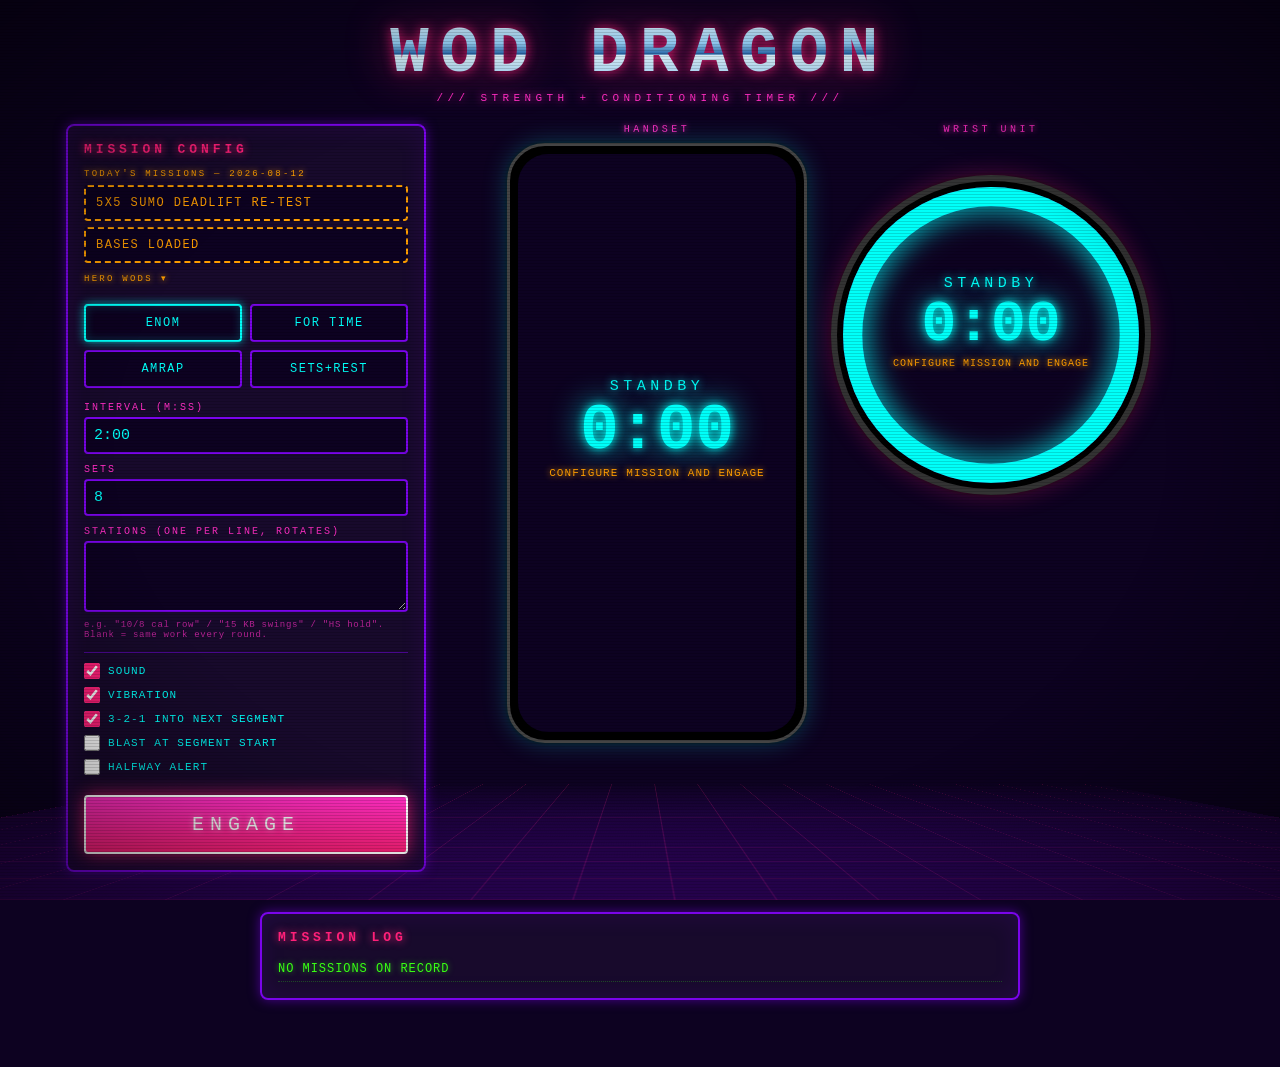
<file: site/index.html>
<!DOCTYPE html>
<html lang="en">
<head>
  <meta charset="utf-8">
  <meta name="viewport" content="width=device-width, initial-scale=1">
  <title>WOD DRAGON</title>
  <link rel="stylesheet" href="styles.css">
</head>
<body>
  <div class="wrap">
    <h1 class="wordmark">WOD DRAGON</h1>
    <div class="tagline">/// STRENGTH + CONDITIONING TIMER ///</div>

    <div class="cols">
      <!-- Mission config -->
      <div class="panel" id="config">
        <h2>MISSION CONFIG</h2>
        <div id="presets"></div>
        <div class="tabs">
          <button class="tab active" data-mode="enmom">ENOM</button>
          <button class="tab" data-mode="fortime">FOR TIME</button>
          <button class="tab" data-mode="amrap">AMRAP</button>
          <button class="tab" data-mode="setsrest">SETS+REST</button>
        </div>
        <div id="fields"></div>
        <div class="toggles">
          <label class="tgl"><input type="checkbox" id="c-sound" checked> SOUND</label>
          <label class="tgl"><input type="checkbox" id="c-vibe" checked> VIBRATION</label>
          <label class="tgl"><input type="checkbox" id="c-end" checked> 3-2-1 INTO NEXT SEGMENT</label>
          <label class="tgl"><input type="checkbox" id="c-start"> BLAST AT SEGMENT START</label>
          <label class="tgl"><input type="checkbox" id="c-half"> HALFWAY ALERT</label>
        </div>
        <button class="engage" id="engage">ENGAGE</button>
      </div>

      <!-- Device previews -->
      <div id="devices">
        <div>
          <div class="device-title">HANDSET</div>
          <div class="phone state-work" id="phone">
            <div class="screen">
              <button class="abort hidden">ABORT</button>
              <div class="face">
                <div class="seg-label">STANDBY</div>
                <div class="digits">0:00</div>
                <div class="station"></div>
                <div class="round-chip" style="visibility:hidden"></div>
                <div class="total-elapsed"></div>
              </div>
              <div class="tapzone" style="visibility:hidden"></div>
            </div>
          </div>
        </div>
        <div>
          <div class="device-title">WRIST UNIT</div>
          <div class="watch state-work" id="watch">
            <div class="screen">
              <svg class="ring" viewBox="0 0 100 100">
                <circle class="track" cx="50" cy="50" r="47"></circle>
                <circle class="bar" cx="50" cy="50" r="47"></circle>
              </svg>
              <button class="abort hidden">ABORT</button>
              <div class="face">
                <div class="seg-label">STANDBY</div>
                <div class="digits">0:00</div>
                <div class="station"></div>
                <div class="round-chip" style="visibility:hidden"></div>
              </div>
              <div class="tapzone" style="visibility:hidden"></div>
            </div>
          </div>
        </div>
      </div>

      <!-- Mission log -->
      <div class="panel" id="log">
        <h2>MISSION LOG</h2>
        <ul></ul>
      </div>
    </div>
  </div>

  <script src="presets.js"></script>
  <script src="hero-wods.js"></script>
  <script src="engine.js"></script>
  <script src="app.js"></script>
</body>
</html>
</file>
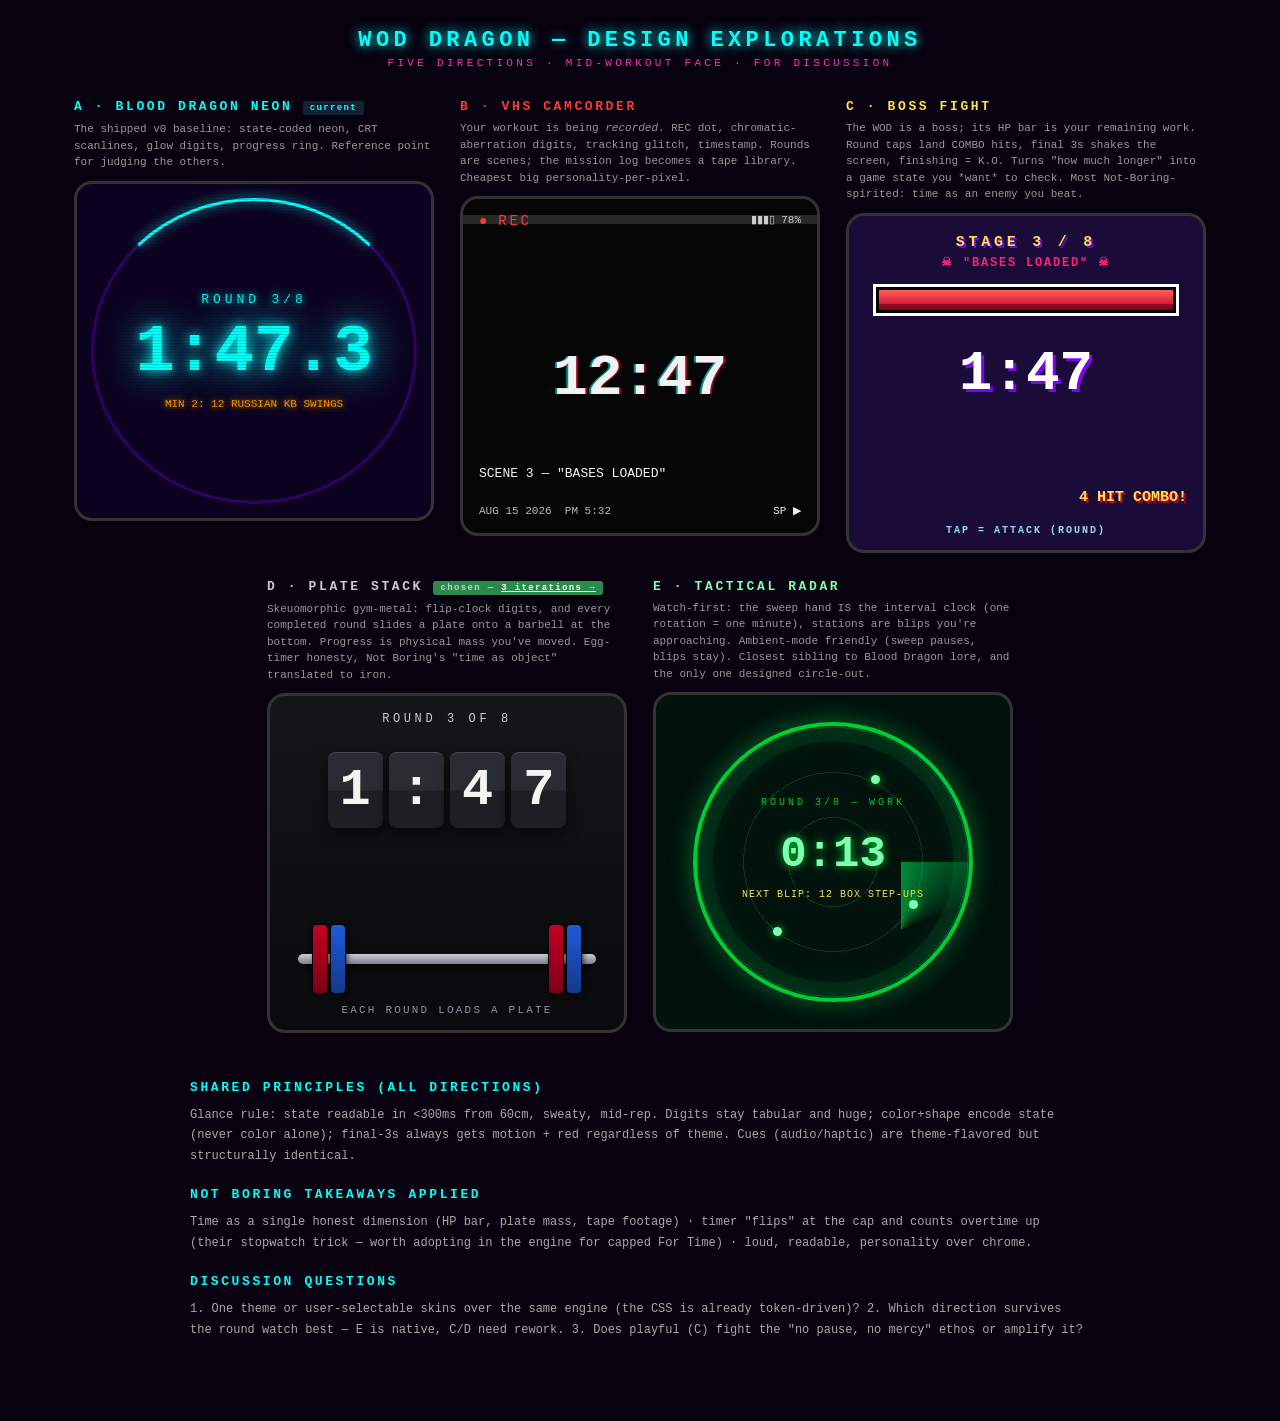
<file: site/mockups/index.html>
<!DOCTYPE html>
<html lang="en">
<head>
<meta charset="utf-8">
<meta name="viewport" content="width=device-width, initial-scale=1">
<title>WOD DRAGON — Design Explorations</title>
<style>
  :root { --void:#0d0221; }
  * { box-sizing:border-box; margin:0; padding:0; }
  body { background:#08010f; color:#eee; font-family:ui-monospace,Menlo,monospace; padding:28px 16px 80px; }
  h1 { text-align:center; letter-spacing:.2em; font-size:22px; margin-bottom:4px; color:#00fff9; text-shadow:0 0 12px #00fff9; }
  .sub { text-align:center; color:#ff2ec4; font-size:11px; letter-spacing:.3em; margin-bottom:30px; }
  .grid { display:flex; flex-wrap:wrap; gap:26px; justify-content:center; max-width:1280px; margin:0 auto; }
  .card { width:360px; }
  .card h2 { font-size:13px; letter-spacing:.2em; margin-bottom:2px; }
  .card p { font-size:11px; color:#999; line-height:1.5; margin:6px 0 10px; text-transform:none; }
  .frame { height:340px; border-radius:18px; overflow:hidden; position:relative; border:3px solid #333; background:#000; }
  .tag { display:inline-block; font-size:9px; letter-spacing:.15em; padding:2px 7px; border-radius:3px; margin-right:4px; }

  /* ============ A. BLOOD DRAGON NEON (current) ============ */
  .bd { background:var(--void); display:flex; flex-direction:column; align-items:center; justify-content:center; gap:8px; }
  .bd::after { content:""; position:absolute; inset:0; pointer-events:none;
    background:repeating-linear-gradient(0deg, rgba(0,0,0,.16) 0 1px, transparent 1px 3px); }
  .bd .label { color:#00fff9; letter-spacing:.3em; font-size:13px; text-shadow:0 0 8px #00fff9; }
  .bd .digits { font-size:66px; font-weight:700; color:#00fff9; text-shadow:0 0 12px #00fff9,0 0 40px #00fff9; font-variant-numeric:tabular-nums; }
  .bd .station { color:#ff9e00; font-size:11px; text-shadow:0 0 6px #ff9e00; }
  .bd .ring { position:absolute; inset:14px; border-radius:50%; border:3px solid rgba(122,4,235,.35); }
  .bd .ring i { position:absolute; inset:-3px; border-radius:50%; border:3px solid transparent;
    border-top-color:#00fff9; filter:drop-shadow(0 0 6px #00fff9); animation:spin 4s linear infinite; }
  @keyframes spin { to { transform:rotate(360deg); } }

  /* ============ B. VHS CAMCORDER ============ */
  .vhs { background:#050505; color:#f2f2f2; font-family:"Courier New",monospace; padding:16px; }
  .vhs .rec { position:absolute; top:14px; left:16px; font-size:14px; letter-spacing:.2em; color:#ff3b30; }
  .vhs .rec::before { content:"●"; margin-right:8px; animation:blink 1s steps(1) infinite; }
  @keyframes blink { 50% { opacity:0; } }
  .vhs .batt { position:absolute; top:14px; right:16px; font-size:11px; color:#ccc; }
  .vhs .digits { position:absolute; top:44%; left:0; right:0; text-align:center; font-size:58px; font-weight:bold;
    text-shadow:2px 0 rgba(255,0,60,.55), -2px 0 rgba(0,255,249,.55); }
  .vhs .scene { position:absolute; bottom:52px; left:16px; font-size:13px; }
  .vhs .stamp { position:absolute; bottom:16px; left:16px; font-size:11px; color:#bbb; }
  .vhs .play { position:absolute; bottom:16px; right:16px; font-size:11px; }
  .vhs .track { position:absolute; left:0; right:0; height:9px; background:rgba(255,255,255,.14);
    animation:track 6s linear infinite; }
  @keyframes track { 0%{top:110%} 100%{top:-10%} }

  /* ============ C. BOSS FIGHT ============ */
  .boss { background:#1b0b38; image-rendering:pixelated; padding:18px;
    font-family:"Courier New",monospace; font-weight:bold; }
  .boss .stage { text-align:center; color:#ffe14d; font-size:15px; letter-spacing:.25em; text-shadow:2px 2px #7a04eb; }
  .boss .bossname { text-align:center; color:#ff2079; font-size:12px; margin-top:4px; letter-spacing:.15em; }
  .boss .hpwrap { margin:14px 6px 0; border:3px solid #fff; padding:3px; background:#000; }
  .boss .hp { height:20px; background:linear-gradient(180deg,#ff5d5d,#c40023);
    animation:hp 8s linear infinite; box-shadow:inset 0 -6px rgba(0,0,0,.35); }
  @keyframes hp { 0%{width:96%} 100%{width:4%} }
  .boss .digits { text-align:center; font-size:56px; color:#fff; margin-top:26px; text-shadow:3px 3px #7a04eb; }
  .boss .combo { position:absolute; right:16px; bottom:44px; color:#ffe14d; font-size:15px;
    text-shadow:2px 2px #c40023; animation:pop .8s ease infinite alternate; }
  @keyframes pop { from{transform:scale(1)} to{transform:scale(1.14)} }
  .boss .hint { position:absolute; bottom:14px; left:0; right:0; text-align:center; color:#9ad7ff; font-size:10px; letter-spacing:.2em; }

  /* ============ D. PLATE STACK ============ */
  .plate { background:linear-gradient(180deg,#15161a,#0a0a0c); padding:16px; }
  .plate .flip { display:flex; justify-content:center; gap:6px; margin-top:26px; }
  .plate .flip span { background:linear-gradient(180deg,#2a2c33 49%,#1d1f24 51%); border-radius:8px;
    font-size:52px; font-weight:700; color:#f5f5f0; padding:8px 12px; box-shadow:0 6px 14px rgba(0,0,0,.6);
    border-top:1px solid #4a4d57; font-variant-numeric:tabular-nums; }
  .plate .bar { position:absolute; bottom:66px; left:8%; right:8%; height:10px; border-radius:5px;
    background:linear-gradient(180deg,#c9ccd4,#7d8089); box-shadow:0 3px 8px rgba(0,0,0,.7); }
  .plate .p { position:absolute; bottom:36px; width:16px; height:70px; border-radius:4px;
    background:linear-gradient(180deg,#c40023,#7d0016); border:1px solid #000; box-shadow:2px 0 5px rgba(0,0,0,.6); }
  .plate .p.b { background:linear-gradient(180deg,#1e5bd6,#123a8c); }
  .plate .p.new { animation:load 2.4s ease-in-out infinite; }
  @keyframes load { 0%{transform:translateX(150px); opacity:0} 30%{transform:none; opacity:1} 100%{transform:none; opacity:1} }
  .plate .cap { position:absolute; bottom:14px; left:0; right:0; text-align:center; color:#8e939e; font-size:11px; letter-spacing:.2em; }
  .plate .round { text-align:center; color:#c9ccd4; letter-spacing:.3em; font-size:12px; }

  /* ============ E. TACTICAL RADAR (watch-first) ============ */
  .radarwrap { display:flex; align-items:center; justify-content:center; background:#02120c; }
  .radar { width:280px; height:280px; border-radius:50%; position:relative; border:4px solid #0c3;
    box-shadow:0 0 24px rgba(0,255,102,.35), inset 0 0 40px rgba(0,255,102,.12); background:
    radial-gradient(circle, transparent 62%, rgba(0,255,102,.08) 63%),
    repeating-radial-gradient(circle, transparent 0 44px, rgba(0,255,102,.18) 44px 45px); }
  .radar .sweep { position:absolute; inset:0; border-radius:50%; overflow:hidden; }
  .radar .sweep i { content:""; position:absolute; left:50%; top:50%; width:50%; height:50%;
    transform-origin:0 0; background:conic-gradient(from 0deg, rgba(0,255,102,.5), transparent 70deg);
    animation:spin 3s linear infinite; }
  .radar .digits { position:absolute; top:38%; left:0; right:0; text-align:center; font-size:44px;
    color:#7dffb0; font-weight:700; text-shadow:0 0 10px #0c3; font-variant-numeric:tabular-nums; }
  .radar .label { position:absolute; top:26%; left:0; right:0; text-align:center; color:#0c3; font-size:10px; letter-spacing:.3em; }
  .radar .next { position:absolute; top:60%; left:0; right:0; text-align:center; color:#ffe14d; font-size:10px; letter-spacing:.1em; }
  .radar .blip { position:absolute; width:9px; height:9px; border-radius:50%; background:#7dffb0;
    box-shadow:0 0 8px #0c3; animation:blink 2s steps(1) infinite; }

  .notes { max-width:900px; margin:44px auto 0; font-size:12px; color:#aaa; line-height:1.7; }
  .notes h3 { color:#00fff9; letter-spacing:.2em; font-size:13px; margin:18px 0 6px; }
</style>
</head>
<body>
  <h1>WOD DRAGON — DESIGN EXPLORATIONS</h1>
  <div class="sub">FIVE DIRECTIONS · MID-WORKOUT FACE · FOR DISCUSSION</div>

  <div class="grid">
    <div class="card">
      <h2 style="color:#00fff9">A · BLOOD DRAGON NEON <span class="tag" style="background:#123">current</span></h2>
      <p>The shipped v0 baseline: state-coded neon, CRT scanlines, glow digits, progress ring. Reference point for judging the others.</p>
      <div class="frame bd">
        <div class="ring"><i></i></div>
        <div class="label">ROUND 3/8</div>
        <div class="digits">1:47.3</div>
        <div class="station">MIN 2: 12 RUSSIAN KB SWINGS</div>
      </div>
    </div>

    <div class="card">
      <h2 style="color:#ff3b30">B · VHS CAMCORDER</h2>
      <p>Your workout is being <em>recorded</em>. REC dot, chromatic-aberration digits, tracking glitch, timestamp. Rounds are scenes; the mission log becomes a tape library. Cheapest big personality-per-pixel.</p>
      <div class="frame vhs">
        <div class="track"></div>
        <div class="rec">REC</div>
        <div class="batt">▮▮▮▯ 78%</div>
        <div class="digits">12:47</div>
        <div class="scene">SCENE 3 — "BASES LOADED"</div>
        <div class="stamp">AUG 15 2026&nbsp;&nbsp;PM 5:32</div>
        <div class="play">SP ▶</div>
      </div>
    </div>

    <div class="card">
      <h2 style="color:#ffe14d">C · BOSS FIGHT</h2>
      <p>The WOD is a boss; its HP bar is your remaining work. Round taps land COMBO hits, final 3s shakes the screen, finishing = K.O. Turns "how much longer" into a game state you *want* to check. Most Not-Boring-spirited: time as an enemy you beat.</p>
      <div class="frame boss">
        <div class="stage">STAGE 3 / 8</div>
        <div class="bossname">☠ "BASES LOADED" ☠</div>
        <div class="hpwrap"><div class="hp"></div></div>
        <div class="digits">1:47</div>
        <div class="combo">4 HIT COMBO!</div>
        <div class="hint">TAP = ATTACK (ROUND)</div>
      </div>
    </div>

    <div class="card">
      <h2 style="color:#c9ccd4">D · PLATE STACK <span class="tag" style="background:#2b8a4b">chosen — <a href="plate-stack/" style="color:#fff">3 iterations →</a></span></h2>
      <p>Skeuomorphic gym-metal: flip-clock digits, and every completed round slides a plate onto a barbell at the bottom. Progress is physical mass you've moved. Egg-timer honesty, Not Boring's "time as object" translated to iron.</p>
      <div class="frame plate">
        <div class="round">ROUND 3 OF 8</div>
        <div class="flip"><span>1</span><span>:</span><span>4</span><span>7</span></div>
        <div class="bar"></div>
        <div class="p" style="left:12%"></div>
        <div class="p b" style="left:17%"></div>
        <div class="p" style="right:17%"></div>
        <div class="p b new" style="right:12%"></div>
        <div class="cap">EACH ROUND LOADS A PLATE</div>
      </div>
    </div>

    <div class="card">
      <h2 style="color:#7dffb0">E · TACTICAL RADAR</h2>
      <p>Watch-first: the sweep hand IS the interval clock (one rotation = one minute), stations are blips you're approaching. Ambient-mode friendly (sweep pauses, blips stay). Closest sibling to Blood Dragon lore, and the only one designed circle-out.</p>
      <div class="frame radarwrap">
        <div class="radar">
          <div class="sweep"><i></i></div>
          <div class="label">ROUND 3/8 — WORK</div>
          <div class="digits">0:13</div>
          <div class="next">NEXT BLIP: 12 BOX STEP-UPS</div>
          <div class="blip" style="top:18%;left:64%"></div>
          <div class="blip" style="top:64%;left:78%;animation-delay:.7s"></div>
          <div class="blip" style="top:74%;left:28%;animation-delay:1.3s"></div>
        </div>
      </div>
    </div>
  </div>

  <div class="notes">
    <h3>SHARED PRINCIPLES (ALL DIRECTIONS)</h3>
    Glance rule: state readable in &lt;300ms from 60cm, sweaty, mid-rep. Digits stay tabular and huge; color+shape encode state (never color alone); final-3s always gets motion + red regardless of theme. Cues (audio/haptic) are theme-flavored but structurally identical.
    <h3>NOT BORING TAKEAWAYS APPLIED</h3>
    Time as a single honest dimension (HP bar, plate mass, tape footage) · timer "flips" at the cap and counts overtime up (their stopwatch trick — worth adopting in the engine for capped For Time) · loud, readable, personality over chrome.
    <h3>DISCUSSION QUESTIONS</h3>
    1. One theme or user-selectable skins over the same engine (the CSS is already token-driven)? 2. Which direction survives the round watch best — E is native, C/D need rework. 3. Does playful (C) fight the "no pause, no mercy" ethos or amplify it?
  </div>
</body>
</html>
</file>
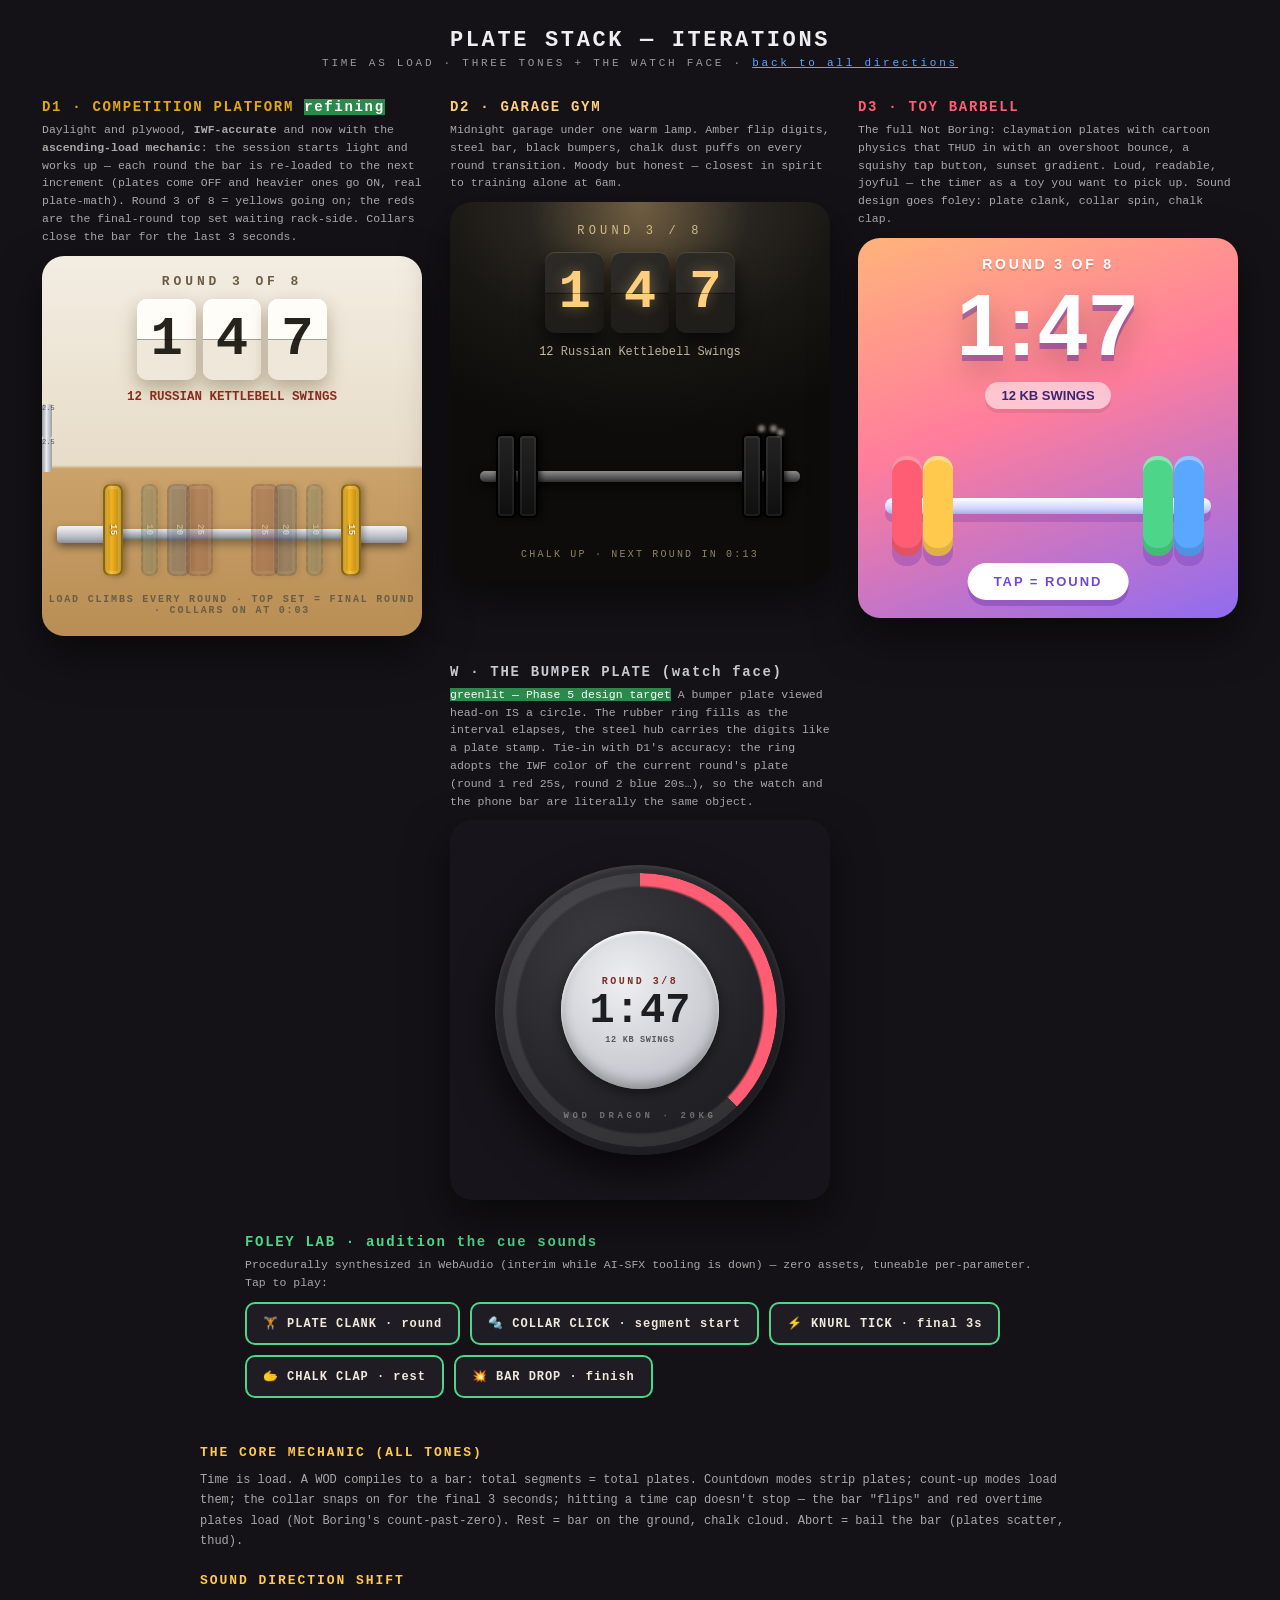
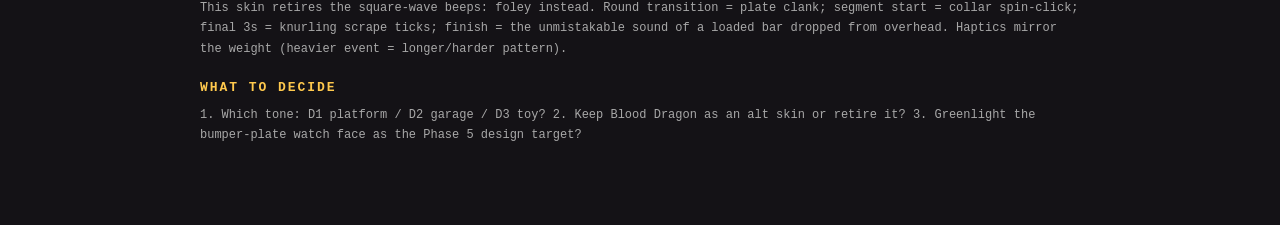
<file: site/mockups/plate-stack/index.html>
<!DOCTYPE html>
<html lang="en">
<head>
<meta charset="utf-8">
<meta name="viewport" content="width=device-width, initial-scale=1">
<title>PLATE STACK — Iterations</title>
<style>
  * { box-sizing:border-box; margin:0; padding:0; }
  body { background:#141216; color:#eee; font-family:ui-rounded,'SF Pro Rounded',ui-monospace,Menlo,monospace; padding:28px 16px 80px; }
  h1 { text-align:center; font-size:22px; letter-spacing:.12em; margin-bottom:4px; }
  .sub { text-align:center; color:#999; font-size:11px; letter-spacing:.25em; margin-bottom:30px; }
  .grid { display:flex; flex-wrap:wrap; gap:28px; justify-content:center; max-width:1300px; margin:0 auto; }
  .card { width:380px; }
  .card h2 { font-size:14px; letter-spacing:.12em; margin-bottom:4px; }
  .card p { font-size:11.5px; color:#a8a8a8; line-height:1.55; margin:6px 0 10px; }
  .frame { height:380px; border-radius:22px; overflow:hidden; position:relative; box-shadow:0 18px 44px rgba(0,0,0,.55); }

  /* ---------- shared flip digits ---------- */
  .flip { display:flex; justify-content:center; gap:7px; }
  .flip span { border-radius:10px; font-weight:800; font-variant-numeric:tabular-nums;
    padding:10px 13px; font-size:54px; position:relative; }
  .flip span::after { content:""; position:absolute; left:0; right:0; top:50%; height:1px; background:rgba(0,0,0,.35); }

  /* ============ D1 · COMPETITION PLATFORM (daylight, IWF-accurate) ============ */
  .d1 { background:linear-gradient(180deg,#f3ede2 0%,#e7dcc8 55%,#caa26a 56%,#b98e55 100%); color:#26221c; }
  .d1 .round { text-align:center; padding-top:18px; font-size:13px; letter-spacing:.3em; color:#6b5d45; font-weight:700; }
  .d1 .flip { margin-top:10px; }
  .d1 .flip span { background:linear-gradient(180deg,#fffdf8 49%,#efe8da 51%); color:#26221c;
    box-shadow:0 8px 18px rgba(83,62,27,.35), inset 0 1px 0 #fff; }
  .d1 .task { text-align:center; margin-top:10px; font-size:12.5px; font-weight:700; color:#8c2b1e; }
  .d1 .bar { position:absolute; bottom:96px; left:4%; right:4%; height:11px; border-radius:5px;
    background:linear-gradient(180deg,#e8e9ec,#9a9da6 70%,#6f727b); box-shadow:0 4px 10px rgba(0,0,0,.35); }
  .d1 .sleeve { position:absolute; bottom:93px; width:15%; height:17px; border-radius:4px;
    background:linear-gradient(180deg,#f2f3f5,#b9bcc4 65%,#8d9099); box-shadow:0 4px 8px rgba(0,0,0,.3); }
  /* IWF discs: 25 red / 20 blue / 15 yellow / 10 green share Ø450mm; 5kg white is smaller.
     Width scales with mass: 25kg widest. kg stamped on each disc; chrome 2.5kg collar. */
  .d1 .plate { position:absolute; bottom:60px; border-radius:7px; border:2px solid rgba(0,0,0,.28);
    box-shadow:3px 0 6px rgba(0,0,0,.3), inset 0 0 0 3px rgba(255,255,255,.16);
    display:flex; align-items:center; justify-content:center;
    color:rgba(255,255,255,.92); font-size:9px; font-weight:800; writing-mode:vertical-rl; letter-spacing:.05em;
    text-shadow:0 1px 2px rgba(0,0,0,.5); }
  .d1 .p25 { width:27px; height:92px; background:linear-gradient(90deg,#a02218,#cf2b31 40%,#a02218); }
  .d1 .p20 { width:23px; height:92px; background:linear-gradient(90deg,#173f78,#2054a0 40%,#173f78); }
  .d1 .p15 { width:20px; height:92px; background:linear-gradient(90deg,#b8860b,#f0b323 40%,#b8860b); }
  .d1 .p10 { width:17px; height:92px; background:linear-gradient(90deg,#1f6140,#2e8b57 40%,#1f6140); }
  .d1 .p5  { width:14px; height:64px; bottom:74px; background:linear-gradient(90deg,#cfcfc8,#f4f4f0 40%,#cfcfc8); color:#55565e; text-shadow:none; }
  .d1 .collar { width:10px; height:34px; bottom:88px; border-radius:3px;
    background:linear-gradient(90deg,#9a9da6,#e8e9ec 45%,#9a9da6); color:#55565e; text-shadow:none; font-size:7px; }
  .d1 .ghost { opacity:.28; filter:saturate(.4); border-style:dashed; }
  .d1 .plate.load { animation:d1load 2.6s cubic-bezier(.34,1.56,.64,1) infinite; }
  @keyframes d1load { 0%{transform:translateX(150px) rotate(6deg); opacity:0}
    32%{transform:none; opacity:1} 100%{transform:none; opacity:1} }
  .d1 .legend { position:absolute; bottom:20px; left:0; right:0; text-align:center; font-size:10px;
    letter-spacing:.18em; color:#6b5d45; font-weight:700; }

  /* ============ D2 · GARAGE GYM (moody) ============ */
  .d2 { background:radial-gradient(ellipse 90% 60% at 50% 0%, #3a3730 0%, #191713 60%, #0d0c0a 100%); color:#efe9db; }
  .d2 .lamp { position:absolute; top:0; left:50%; transform:translateX(-50%); width:220px; height:150px;
    background:radial-gradient(ellipse at top, rgba(255,196,110,.28), transparent 70%); }
  .d2 .round { text-align:center; padding-top:22px; font-size:12px; letter-spacing:.35em; color:#c9b88a; }
  .d2 .flip { margin-top:14px; }
  .d2 .flip span { background:linear-gradient(180deg,#2c2a26 49%,#201e1a 51%); color:#ffcf7d;
    box-shadow:0 10px 22px rgba(0,0,0,.7), inset 0 1px 0 rgba(255,207,125,.18); text-shadow:0 0 14px rgba(255,207,125,.35); }
  .d2 .task { text-align:center; margin-top:12px; font-size:12px; color:#d8cdb4; }
  .d2 .bar { position:absolute; bottom:100px; left:8%; right:8%; height:11px; border-radius:5px;
    background:linear-gradient(180deg,#8d8d8d,#4c4c4c 70%,#2e2e2e); box-shadow:0 4px 12px rgba(0,0,0,.8); }
  .d2 .plate { position:absolute; bottom:64px; width:20px; height:84px; border-radius:5px;
    background:linear-gradient(180deg,#232323,#0f0f0f); border:2px solid #000;
    box-shadow:2px 0 6px rgba(0,0,0,.8), inset 0 0 0 2px rgba(255,255,255,.06); }
  .d2 .chalk { position:absolute; width:7px; height:7px; border-radius:50%; background:rgba(240,235,220,.5);
    filter:blur(1.5px); animation:puff 3s ease-out infinite; }
  @keyframes puff { 0%{transform:none; opacity:0} 12%{opacity:.85}
    100%{transform:translate(-26px,-64px) scale(2.6); opacity:0} }
  .d2 .legend { position:absolute; bottom:22px; left:0; right:0; text-align:center; font-size:10px;
    letter-spacing:.22em; color:#8f8265; }

  /* ============ D3 · TOY BARBELL (Not Boring-est) ============ */
  .d3 { background:linear-gradient(160deg,#ffb37b 0%,#ff7d9c 45%,#8f6cf0 100%); color:#2b1b4d;
    font-family:ui-rounded,'SF Pro Rounded','Arial Rounded MT Bold',sans-serif; }
  .d3 .round { text-align:center; padding-top:18px; font-size:14px; font-weight:900; letter-spacing:.2em; color:#fff;
    text-shadow:0 2px 0 rgba(0,0,0,.15); }
  .d3 .big { text-align:center; margin-top:2px; font-size:88px; font-weight:900; color:#fff; letter-spacing:.02em;
    text-shadow:0 6px 0 rgba(94,44,165,.45), 0 14px 30px rgba(0,0,0,.25); font-variant-numeric:tabular-nums; }
  .d3 .task { text-align:center; font-size:13px; font-weight:800; color:#3c2570;
    background:rgba(255,255,255,.55); border-radius:999px; width:max-content; max-width:86%;
    margin:6px auto 0; padding:6px 16px; box-shadow:0 4px 0 rgba(0,0,0,.08); }
  .d3 .bar { position:absolute; bottom:104px; left:7%; right:7%; height:16px; border-radius:8px;
    background:linear-gradient(180deg,#fff,#cfd4ff 65%,#a9aee0); box-shadow:0 8px 0 rgba(94,44,165,.25); }
  .d3 .plate { position:absolute; bottom:62px; width:30px; height:100px; border-radius:14px;
    box-shadow:0 10px 0 rgba(94,44,165,.28), inset 0 -8px 0 rgba(0,0,0,.12), inset 0 4px 0 rgba(255,255,255,.35); }
  .d3 .t1 { background:#ff5d73; } .d3 .t2 { background:#ffc94d; }
  .d3 .t3 { background:#4dd68a; } .d3 .t4 { background:#5aa7ff; }
  .d3 .plate.drop { animation:d3drop 2.2s cubic-bezier(.3,1.8,.5,1) infinite; }
  @keyframes d3drop { 0%{transform:translateY(-220px) rotate(-10deg)} 34%{transform:none}
    42%{transform:translateY(-9px)} 50%{transform:none} 100%{transform:none} }
  .d3 .tap { position:absolute; bottom:18px; left:50%; transform:translateX(-50%);
    background:#fff; color:#7048d8; font-weight:900; font-size:13px; letter-spacing:.15em;
    padding:11px 26px; border-radius:999px; box-shadow:0 6px 0 rgba(94,44,165,.35);
    animation:squish 1.6s ease-in-out infinite; }
  @keyframes squish { 0%,100%{transform:translateX(-50%) scale(1)} 50%{transform:translateX(-50%) scale(1.06,.94)} }

  /* ============ W · WATCH FACE: THE BUMPER PLATE ============ */
  .wwrap { display:flex; align-items:center; justify-content:center; background:#17141b; }
  .bumper { width:290px; height:290px; border-radius:50%; position:relative;
    background:radial-gradient(circle at 38% 30%, #3b3b40, #232327 60%, #161619);
    box-shadow:0 18px 40px rgba(0,0,0,.7), inset 0 2px 4px rgba(255,255,255,.1); }
  .bumper .segring { position:absolute; inset:8px; border-radius:50%;
    background:conic-gradient(#ff5d73 0deg 135deg, rgba(255,255,255,.09) 135deg 360deg);
    -webkit-mask:radial-gradient(circle, transparent 63%, #000 64.5%); mask:radial-gradient(circle, transparent 63%, #000 64.5%);
    animation:fill 8s linear infinite; }
  @keyframes fill { from{background:conic-gradient(#ff5d73 0deg 0deg, rgba(255,255,255,.09) 0deg 360deg)}
    to{background:conic-gradient(#ff5d73 0deg 360deg, rgba(255,255,255,.09) 360deg 360deg)} }
  .bumper .hub { position:absolute; inset:66px; border-radius:50%;
    background:radial-gradient(circle at 40% 32%, #efeff2, #c6c8cf 70%, #9fa2ab);
    box-shadow:inset 0 2px 3px #fff, inset 0 -6px 12px rgba(0,0,0,.25), 0 4px 14px rgba(0,0,0,.5);
    display:flex; flex-direction:column; align-items:center; justify-content:center; color:#1d1d22; }
  .bumper .hub .t { font-size:42px; font-weight:900; font-variant-numeric:tabular-nums; }
  .bumper .hub .r { font-size:10px; font-weight:800; letter-spacing:.25em; color:#7a2e26; }
  .bumper .hub .s { font-size:8.5px; font-weight:700; letter-spacing:.08em; color:#55565e; text-align:center; padding:0 14px; }
  .bumper .stamp { position:absolute; bottom:34px; left:0; right:0; text-align:center; font-size:9px;
    letter-spacing:.4em; color:rgba(255,255,255,.35); font-weight:800; }

  .notes { max-width:880px; margin:44px auto 0; font-size:12px; color:#a8a8a8; line-height:1.7; }
  .notes h3 { color:#ffc94d; letter-spacing:.15em; font-size:13px; margin:18px 0 6px; }
  a { color:#5aa7ff; }
</style>
</head>
<body>
  <h1>PLATE STACK — ITERATIONS</h1>
  <div class="sub">TIME AS LOAD · THREE TONES + THE WATCH FACE · <a href="../">back to all directions</a></div>

  <div class="grid">
    <div class="card">
      <h2 style="color:#e0a90f">D1 · COMPETITION PLATFORM <span class="tag" style="background:#2b8a4b;color:#fff">refining</span></h2>
      <p>Daylight and plywood, <strong>IWF-accurate</strong> and now with the <strong>ascending-load mechanic</strong>: the session starts light and works up — each round the bar is re-loaded to the next increment (plates come OFF and heavier ones go ON, real plate-math). Round 3 of 8 = yellows going on; the reds are the final-round top set waiting rack-side. Collars close the bar for the last 3 seconds.</p>
      <div class="frame d1">
        <div class="round">ROUND 3 OF 8</div>
        <div class="flip"><span>1</span><span>4</span><span>7</span></div>
        <div class="task">12 RUSSIAN KETTLEBELL SWINGS</div>
        <div class="bar"></div>
        <div class="sleeve" style="left:4%"></div>
        <div class="sleeve" style="right:4%"></div>
        <!-- round 3 of 8: ascending — bar re-loaded to yellows (15s) -->
        <div class="plate p15" style="left:16%">15</div>
        <div class="plate p15 load" style="right:16%">15</div>
        <!-- just unloaded (round 2's greens) sliding away, faded -->
        <div class="plate p10 ghost" style="left:26%">10</div>
        <div class="plate p10 ghost" style="right:26%">10</div>
        <!-- heavier rounds waiting rack-side -->
        <div class="plate p20 ghost" style="left:33%">20</div>
        <div class="plate p25 ghost" style="left:38%">25</div>
        <div class="plate p20 ghost" style="right:33%">20</div>
        <div class="plate p25 ghost" style="right:38%">25</div>
        <!-- collars -->
        <div class="collar" style="left:8%">2.5</div>
        <div class="collar" style="right:8%">2.5</div>
        <div class="legend">LOAD CLIMBS EVERY ROUND · TOP SET = FINAL ROUND · COLLARS ON AT 0:03</div>
      </div>
    </div>

    <div class="card">
      <h2 style="color:#ffcf7d">D2 · GARAGE GYM</h2>
      <p>Midnight garage under one warm lamp. Amber flip digits, steel bar, black bumpers, chalk dust puffs on every round transition. Moody but honest — closest in spirit to training alone at 6am.</p>
      <div class="frame d2">
        <div class="lamp"></div>
        <div class="round">ROUND 3 / 8</div>
        <div class="flip"><span>1</span><span>4</span><span>7</span></div>
        <div class="task">12 Russian Kettlebell Swings</div>
        <div class="bar"></div>
        <div class="plate" style="left:12%"></div>
        <div class="plate" style="left:18%"></div>
        <div class="plate" style="right:18%"></div>
        <div class="plate" style="right:12%"></div>
        <div class="chalk" style="bottom:150px; right:14%"></div>
        <div class="chalk" style="bottom:150px; right:17%; animation-delay:.5s"></div>
        <div class="chalk" style="bottom:146px; right:12%; animation-delay:1.1s"></div>
        <div class="legend">CHALK UP · NEXT ROUND IN 0:13</div>
      </div>
    </div>

    <div class="card">
      <h2 style="color:#ff5d73">D3 · TOY BARBELL</h2>
      <p>The full Not Boring: claymation plates with cartoon physics that THUD in with an overshoot bounce, a squishy tap button, sunset gradient. Loud, readable, joyful — the timer as a toy you want to pick up. Sound design goes foley: plate clank, collar spin, chalk clap.</p>
      <div class="frame d3">
        <div class="round">ROUND 3 OF 8</div>
        <div class="big">1:47</div>
        <div class="task">12 KB SWINGS</div>
        <div class="bar"></div>
        <div class="plate t1" style="left:9%"></div>
        <div class="plate t2" style="left:17%"></div>
        <div class="plate t3" style="right:17%"></div>
        <div class="plate t4 drop" style="right:9%"></div>
        <div class="tap">TAP = ROUND</div>
      </div>
    </div>

    <div class="card">
      <h2 style="color:#c6c8cf">W · THE BUMPER PLATE (watch face)</h2>
      <p><span class="tag" style="background:#2b8a4b;color:#fff">greenlit — Phase 5 design target</span> A bumper plate viewed head-on IS a circle. The rubber ring fills as the interval elapses, the steel hub carries the digits like a plate stamp. Tie-in with D1's accuracy: the ring adopts the IWF color of the current round's plate (round 1 red 25s, round 2 blue 20s…), so the watch and the phone bar are literally the same object.</p>
      <div class="frame wwrap">
        <div class="bumper">
          <div class="segring"></div>
          <div class="hub">
            <div class="r">ROUND 3/8</div>
            <div class="t">1:47</div>
            <div class="s">12 KB SWINGS</div>
          </div>
          <div class="stamp">WOD DRAGON · 20KG</div>
        </div>
      </div>
    </div>
  </div>

  <div class="grid" style="margin-top:34px">
    <div class="card" style="width:790px">
      <h2 style="color:#4dd68a">FOLEY LAB · audition the cue sounds</h2>
      <p>Procedurally synthesized in WebAudio (interim while AI-SFX tooling is down) — zero assets, tuneable per-parameter. Tap to play:</p>
      <div style="display:flex; gap:10px; flex-wrap:wrap">
        <button class="sfx" data-fn="plateClank">🏋️ PLATE CLANK · round</button>
        <button class="sfx" data-fn="collarClick">🔩 COLLAR CLICK · segment start</button>
        <button class="sfx" data-fn="knurlTick">⚡ KNURL TICK · final 3s</button>
        <button class="sfx" data-fn="chalkClap">🫱 CHALK CLAP · rest</button>
        <button class="sfx" data-fn="barDrop">💥 BAR DROP · finish</button>
      </div>
    </div>
  </div>
  <style>
    .sfx { font-family:inherit; font-weight:800; font-size:12px; letter-spacing:.08em; cursor:pointer;
      background:#1f1c24; color:#efe9db; border:2px solid #4dd68a; border-radius:10px; padding:12px 16px; }
    .sfx:active { transform:scale(.96); background:#28313f; }
  </style>
  <script src="../../sfx.js"></script>
  <script>
    document.querySelectorAll('.sfx').forEach(b => b.addEventListener('click', () => {
      Foley.unlock(); Foley[b.dataset.fn]();
    }));
  </script>

  <div class="notes">
    <h3>THE CORE MECHANIC (ALL TONES)</h3>
    Time is load. A WOD compiles to a bar: total segments = total plates. Countdown modes strip plates; count-up modes load them; the collar snaps on for the final 3 seconds; hitting a time cap doesn't stop — the bar "flips" and red overtime plates load (Not Boring's count-past-zero). Rest = bar on the ground, chalk cloud. Abort = bail the bar (plates scatter, thud).
    <h3>SOUND DIRECTION SHIFT</h3>
    This skin retires the square-wave beeps: foley instead. Round transition = plate clank; segment start = collar spin-click; final 3s = knurling scrape ticks; finish = the unmistakable sound of a loaded bar dropped from overhead. Haptics mirror the weight (heavier event = longer/harder pattern).
    <h3>WHAT TO DECIDE</h3>
    1. Which tone: D1 platform / D2 garage / D3 toy? 2. Keep Blood Dragon as an alt skin or retire it? 3. Greenlight the bumper-plate watch face as the Phase 5 design target?
  </div>
</body>
</html>
</file>
<file: site/styles.css>
/* WOD DRAGON — Blood Dragon 90s retro theme. See UI-Design-Scheme.md */
:root {
  --void: #0d0221;
  --panel: #1a0b2e;
  --neon-cyan: #00fff9;
  --neon-pink: #ff2079;
  --neon-magenta: #ff2ec4;
  --laser-purple: #7a04eb;
  --sunset-orange: #ff9e00;
  --blood-red: #ff003c;
  --terminal-green: #39ff14;
  --mono: ui-monospace, "SF Mono", Menlo, Consolas, monospace;
  --state: var(--neon-cyan);
}

* { box-sizing: border-box; margin: 0; padding: 0; }

body {
  background: var(--void);
  color: var(--neon-cyan);
  font-family: var(--mono);
  min-height: 100vh;
  overflow-x: hidden;
  text-transform: uppercase;
}

/* laser grid horizon */
body::before {
  content: ""; position: fixed; left: 0; right: 0; bottom: 0; height: 34vh;
  background:
    linear-gradient(transparent, rgba(122, 4, 235, .28)),
    repeating-linear-gradient(90deg, rgba(255, 32, 121, .22) 0 1px, transparent 1px 60px),
    repeating-linear-gradient(0deg, rgba(255, 32, 121, .22) 0 1px, transparent 1px 26px);
  transform: perspective(320px) rotateX(58deg) scale(1.7);
  transform-origin: bottom; pointer-events: none; z-index: 0;
}
/* CRT scanlines + vignette */
body::after {
  content: ""; position: fixed; inset: 0; pointer-events: none; z-index: 40;
  background:
    repeating-linear-gradient(0deg, rgba(0,0,0,.14) 0 1px, transparent 1px 3px),
    radial-gradient(ellipse at center, transparent 58%, rgba(0,0,0,.5) 100%);
}

.wrap { position: relative; z-index: 1; max-width: 1180px; margin: 0 auto; padding: 18px 16px 60px; }

/* chrome wordmark */
h1.wordmark {
  text-align: center; font-size: clamp(34px, 6vw, 64px); letter-spacing: .18em;
  background: linear-gradient(180deg, #e8f8ff 0%, #9ad7ff 35%, #2b6cb0 50%, #dff6ff 52%, #7bb8e8 100%);
  -webkit-background-clip: text; background-clip: text; color: transparent;
  filter: drop-shadow(0 0 6px rgba(255,32,121,.9)) drop-shadow(0 0 22px rgba(255,32,121,.45));
  animation: flicker 4s infinite; margin-bottom: 2px;
}
.tagline { text-align: center; color: var(--neon-magenta); letter-spacing: .4em; font-size: 11px;
  text-shadow: 0 0 8px var(--neon-magenta); margin-bottom: 20px; }
@keyframes flicker { 0%,93%,97%,100% {opacity:1} 94% {opacity:.75} 96% {opacity:.9} }

.cols { display: flex; gap: 18px; flex-wrap: wrap; align-items: flex-start; justify-content: center; }

.panel {
  background: rgba(26, 11, 46, .92); border: 2px solid var(--laser-purple);
  border-radius: 8px; padding: 16px;
  box-shadow: 0 0 12px rgba(122,4,235,.55), inset 0 0 24px rgba(122,4,235,.12);
}
.panel h2 { font-size: 13px; letter-spacing: .3em; color: var(--neon-pink);
  text-shadow: 0 0 8px var(--neon-pink); margin-bottom: 12px; }

/* ---- config ---- */
#config { flex: 1 1 300px; max-width: 360px; }
#presets { margin-bottom: 14px; }
.preset-head { font-size: 9px; letter-spacing: .25em; color: var(--sunset-orange);
  text-shadow: 0 0 6px var(--sunset-orange); margin-bottom: 6px; }
button.preset {
  display: block; width: 100%; margin-bottom: 6px; padding: 9px 10px; text-align: left;
  font-family: var(--mono); text-transform: uppercase; letter-spacing: .12em; font-size: 12px;
  background: var(--void); color: var(--sunset-orange); border: 2px dashed var(--sunset-orange);
  border-radius: 4px; cursor: pointer;
}
button.preset.active { border-style: solid; box-shadow: 0 0 10px rgba(255,158,0,.7), inset 0 0 10px rgba(255,158,0,.15); }
.hero-group { margin-top: 10px; }
.hero-group summary { cursor: pointer; list-style: none; }
.hero-group summary::-webkit-details-marker { display: none; }
.hero-group .preset { border-color: var(--neon-magenta); color: var(--neon-magenta); }
.hero-group .preset.active { box-shadow: 0 0 10px rgba(255,46,196,.7), inset 0 0 10px rgba(255,46,196,.15); }
.tabs { display: grid; grid-template-columns: 1fr 1fr; gap: 8px; margin-bottom: 14px; }
.tab {
  font-family: var(--mono); text-transform: uppercase; letter-spacing: .12em; font-size: 12px;
  background: var(--void); color: var(--neon-cyan); border: 2px solid var(--laser-purple);
  border-radius: 4px; padding: 10px 4px; cursor: pointer;
}
.tab.active { border-color: var(--neon-cyan); color: var(--neon-cyan);
  box-shadow: 0 0 10px rgba(0,255,249,.7), inset 0 0 10px rgba(0,255,249,.2); }

.field { margin-bottom: 10px; }
.field label { display: block; font-size: 10px; letter-spacing: .2em; color: var(--neon-magenta); margin-bottom: 4px; }
.field input[type=text], .field input[type=number], .field textarea {
  width: 100%; background: var(--void); border: 2px solid var(--laser-purple); border-radius: 4px;
  color: var(--neon-cyan); font-family: var(--mono); font-size: 15px; padding: 8px;
  text-transform: uppercase;
}
.field input:focus, .field textarea:focus { outline: none; border-color: var(--neon-cyan); box-shadow: 0 0 8px rgba(0,255,249,.6); }
.hint { font-size: 9px; color: rgba(255,46,196,.7); letter-spacing: .08em; margin-top: 3px; text-transform: none; }

.toggles { border-top: 1px solid rgba(122,4,235,.5); margin-top: 12px; padding-top: 10px; }
.tgl { display: flex; align-items: center; gap: 8px; font-size: 11px; letter-spacing: .1em;
  margin-bottom: 8px; cursor: pointer; color: var(--neon-cyan); }
.tgl input { accent-color: var(--neon-pink); width: 16px; height: 16px; }

button.engage {
  width: 100%; margin-top: 12px; padding: 16px; font-size: 20px; letter-spacing: .3em;
  font-family: var(--mono); cursor: pointer; border-radius: 4px;
  background: linear-gradient(180deg, #ff2ec4, #ff2079); color: #fff; border: 2px solid #fff;
  text-shadow: 0 0 6px #fff8; box-shadow: 0 0 18px rgba(255,32,121,.8);
}
button.engage:active { transform: scale(.97); }

/* ---- devices ---- */
#devices { display: flex; gap: 24px; flex-wrap: wrap; justify-content: center; flex: 2 1 620px; }
.device-title { text-align: center; font-size: 10px; letter-spacing: .35em; color: var(--neon-magenta);
  text-shadow: 0 0 6px var(--neon-magenta); margin-bottom: 8px; }

.phone {
  width: 300px; height: 600px; border-radius: 38px; border: 3px solid #444;
  background: #000; position: relative; overflow: hidden;
  box-shadow: 0 0 24px rgba(0,255,249,.25), 0 0 4px #000;
}
.phone .screen { position: absolute; inset: 8px; border-radius: 30px; background: var(--void);
  display: flex; flex-direction: column; align-items: center; overflow: hidden; }

.watch {
  width: 320px; height: 320px; border-radius: 50%; border: 6px solid #333;
  background: #000; position: relative; overflow: hidden; margin-top: 40px;
  box-shadow: 0 0 24px rgba(255,32,121,.3), 0 0 4px #000;
}
.watch .screen { position: absolute; inset: 6px; border-radius: 50%; background: var(--void);
  display: flex; flex-direction: column; align-items: center; justify-content: center; overflow: hidden; }
.watch svg.ring { position: absolute; inset: 0; width: 100%; height: 100%; transform: rotate(-90deg); }
.watch .ring circle { fill: none; stroke-width: 7; }
.watch .ring .track { stroke: rgba(122,4,235,.4); }
.watch .ring .bar { stroke: var(--state); stroke-linecap: round;
  filter: drop-shadow(0 0 5px var(--state)); transition: stroke .2s; }

/* shared timer face */
.face { display: flex; flex-direction: column; align-items: center; justify-content: center;
  height: 100%; width: 100%; gap: 4px; position: relative; z-index: 2; }
.seg-label { font-size: 15px; letter-spacing: .3em; color: var(--state); text-shadow: 0 0 8px var(--state); }
.digits { font-variant-numeric: tabular-nums; font-weight: 700; color: var(--state);
  text-shadow: 0 0 10px var(--state), 0 0 32px var(--state); line-height: 1; }
.phone .digits { font-size: 64px; }
.watch .digits { font-size: 58px; }
.station { font-size: 11px; letter-spacing: .1em; color: var(--sunset-orange);
  text-shadow: 0 0 6px var(--sunset-orange); text-align: center; padding: 0 18px; min-height: 26px; }
.watch .station { font-size: 10px; padding: 0 34px; }
.round-chip { font-size: 12px; letter-spacing: .2em; color: var(--neon-magenta);
  border: 1px solid var(--neon-magenta); border-radius: 20px; padding: 3px 12px;
  box-shadow: 0 0 8px rgba(255,46,196,.5); }
.total-elapsed { font-size: 10px; color: rgba(0,255,249,.6); letter-spacing: .15em; }

/* tap zones */
.tapzone {
  position: absolute; bottom: 0; left: 0; right: 0; height: 42%;
  display: flex; align-items: center; justify-content: center; cursor: pointer;
  border-top: 1px dashed rgba(255,46,196,.5); z-index: 3;
  color: rgba(255,46,196,.8); font-size: 11px; letter-spacing: .25em;
  -webkit-user-select: none; user-select: none;
}
.tapzone:active { background: rgba(255,32,121,.18); }
.tapzone.flash { animation: tapflash .3s; }
@keyframes tapflash { 0% { background: rgba(0,255,249,.35);} 100% { background: transparent; } }
.tapzone.setdone { color: var(--terminal-green); border-color: rgba(57,255,20,.6); font-size: 14px; }
.hidden { display: none !important; }

button.abort {
  position: absolute; top: 10px; right: 12px; z-index: 5; background: transparent;
  border: 1px solid var(--blood-red); color: var(--blood-red); font-family: var(--mono);
  font-size: 9px; letter-spacing: .2em; padding: 4px 8px; border-radius: 3px; cursor: pointer;
  text-shadow: 0 0 6px var(--blood-red);
}
.watch button.abort { top: auto; bottom: 14px; right: 50%; transform: translateX(50%); }

/* state colors */
.state-countdown { --state: var(--sunset-orange); }
.state-work { --state: var(--neon-cyan); }
.state-rest { --state: var(--neon-pink); }
.state-final { --state: var(--blood-red); }
.state-done { --state: var(--terminal-green); }

/* ---- mission log ---- */
#log { flex: 1 1 100%; max-width: 760px; margin: 22px auto 0; }
#log ul { list-style: none; }
#log li { font-size: 12px; letter-spacing: .08em; color: var(--terminal-green);
  text-shadow: 0 0 6px rgba(57,255,20,.6); padding: 5px 0; border-bottom: 1px dotted rgba(57,255,20,.25); }
#log li .st-aborted { color: var(--blood-red); text-shadow: 0 0 6px var(--blood-red); }

/* easter-egg toast */
#toast {
  position: fixed; left: 50%; bottom: 40px; transform: translateX(-50%) translateY(20px);
  z-index: 60; background: var(--void); border: 2px solid var(--neon-pink); border-radius: 6px;
  color: var(--neon-pink); font-family: var(--mono); font-size: 13px; letter-spacing: .2em;
  padding: 12px 22px; opacity: 0; pointer-events: none; text-transform: uppercase;
  box-shadow: 0 0 18px rgba(255,32,121,.8), inset 0 0 12px rgba(255,32,121,.15);
  text-shadow: 0 0 8px var(--neon-pink);
}
#toast.show { animation: toastin 2.8s ease forwards; }
@keyframes toastin {
  0% { opacity: 0; transform: translateX(-50%) translateY(20px); }
  10%, 80% { opacity: 1; transform: translateX(-50%) translateY(0); }
  100% { opacity: 0; transform: translateX(-50%) translateY(-10px); }
}

@media (max-width: 720px) {
  .cols { flex-direction: column; align-items: center; }
  #config { max-width: 340px; }
}
</file>
